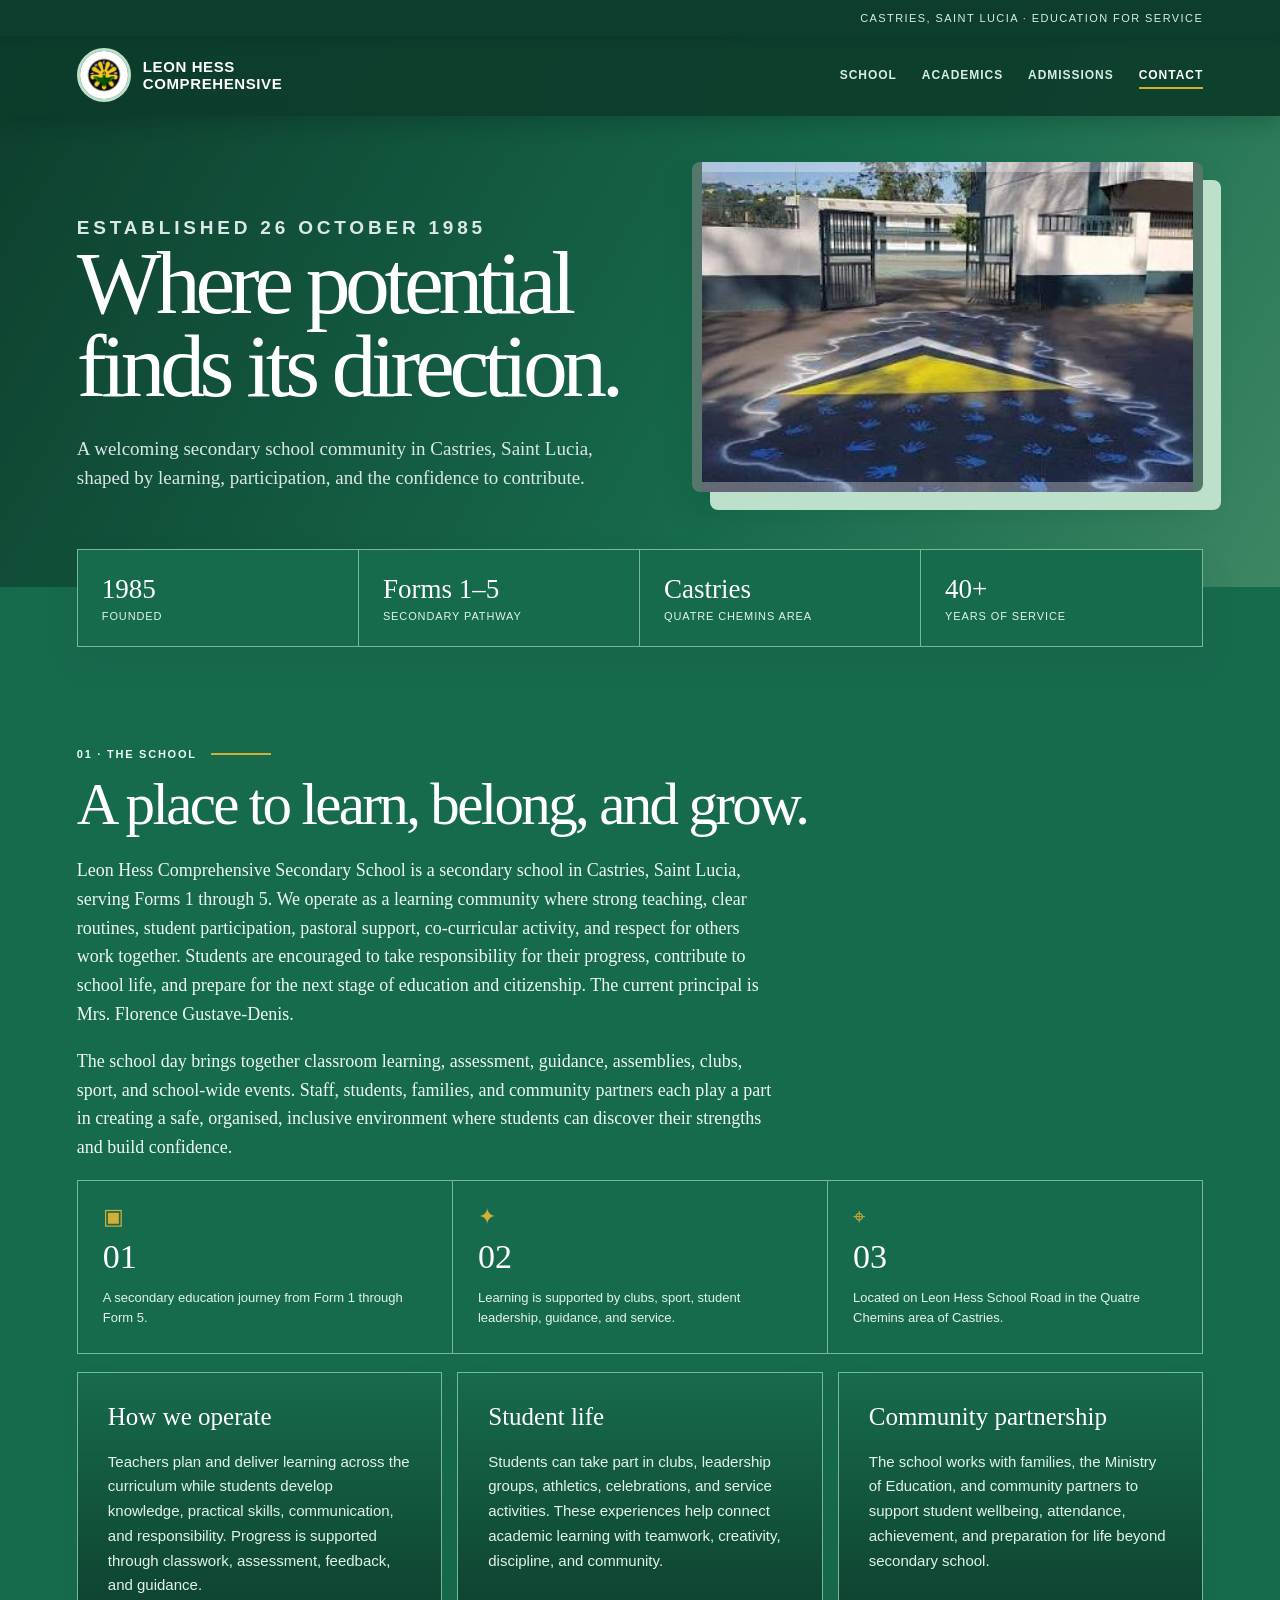
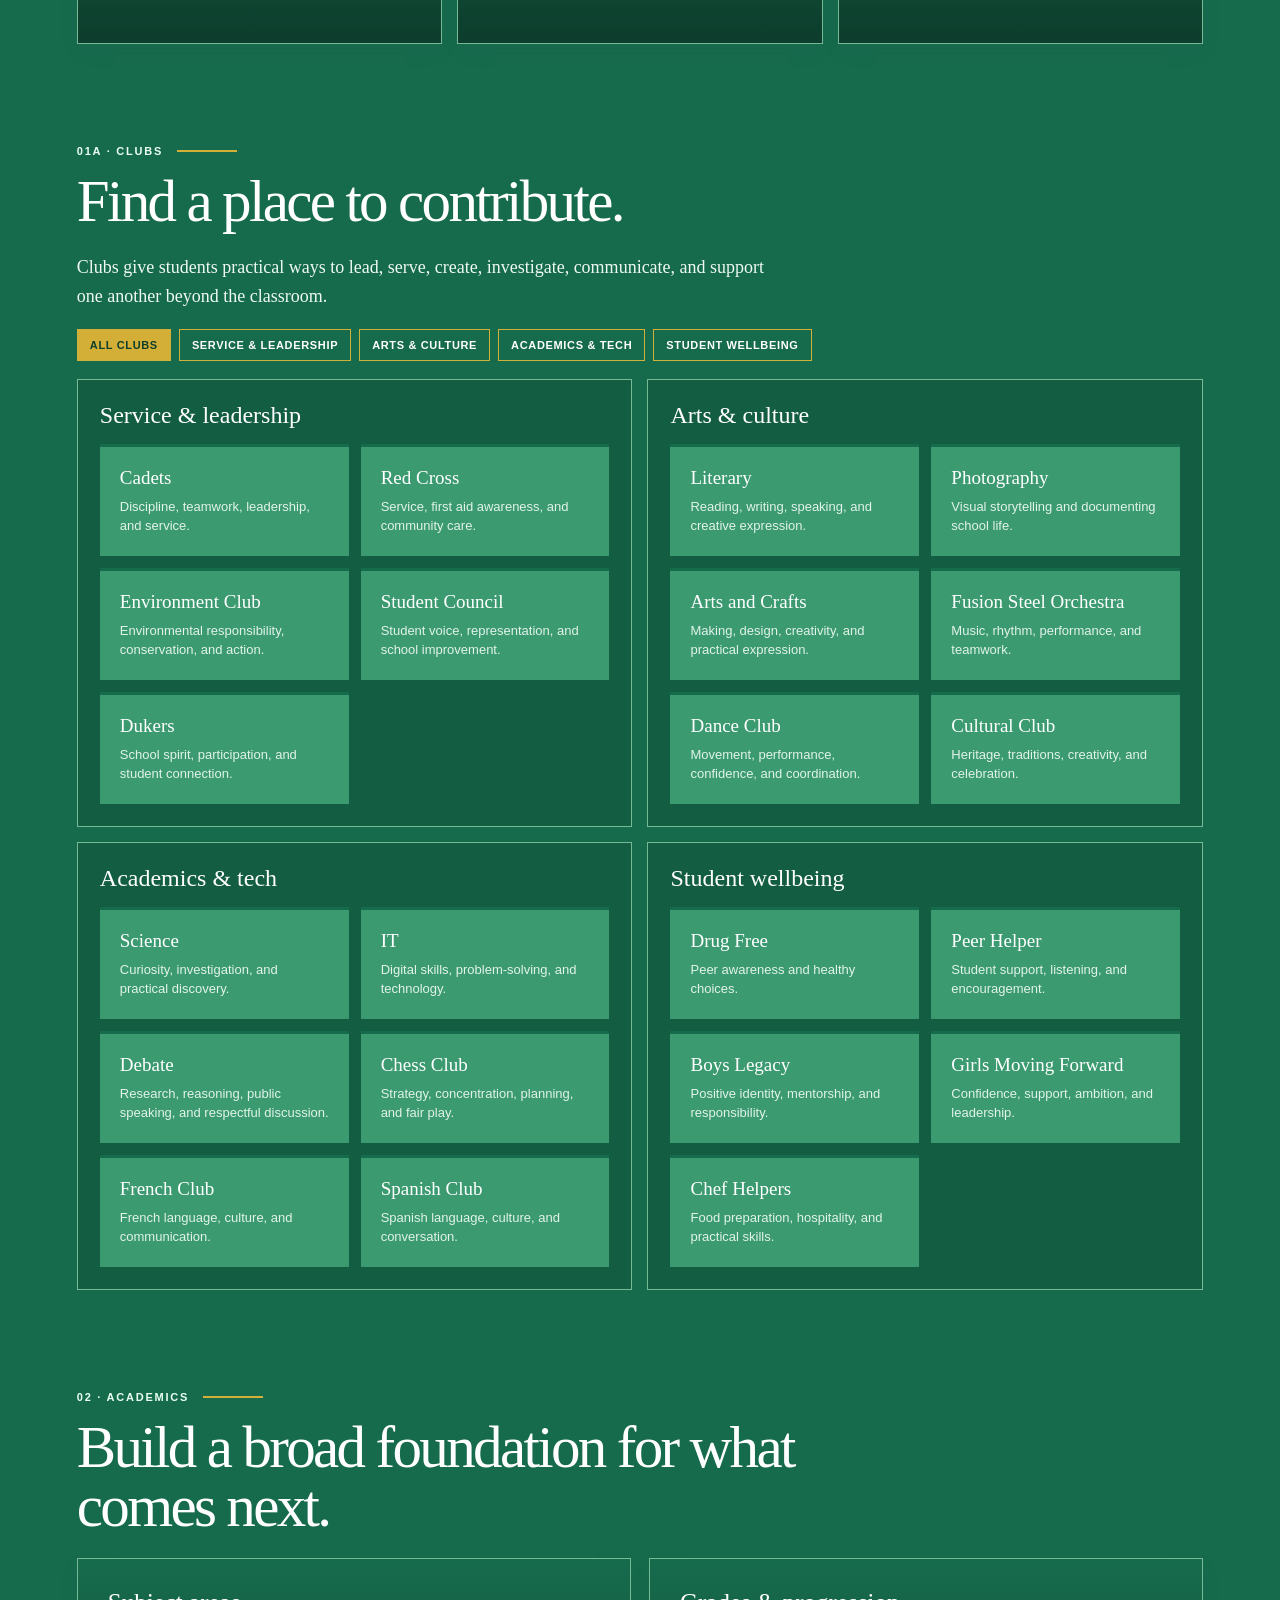
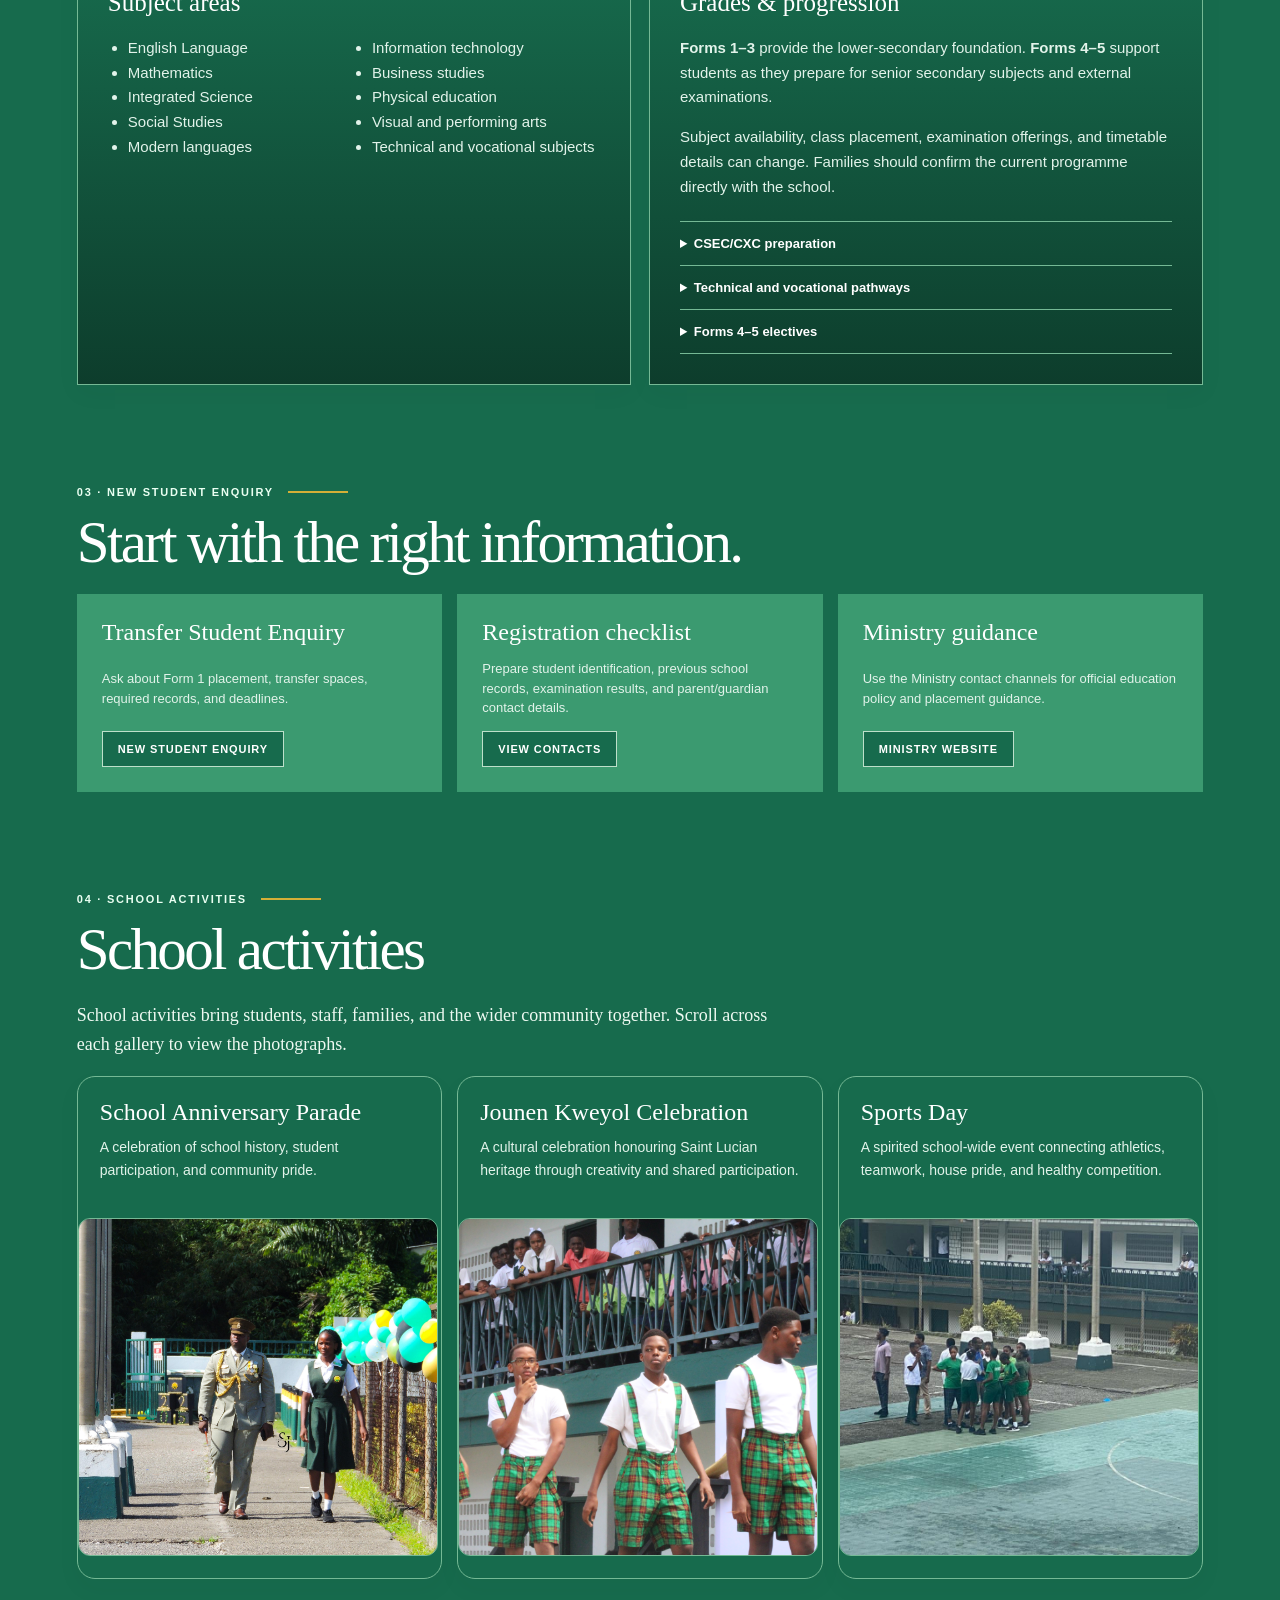
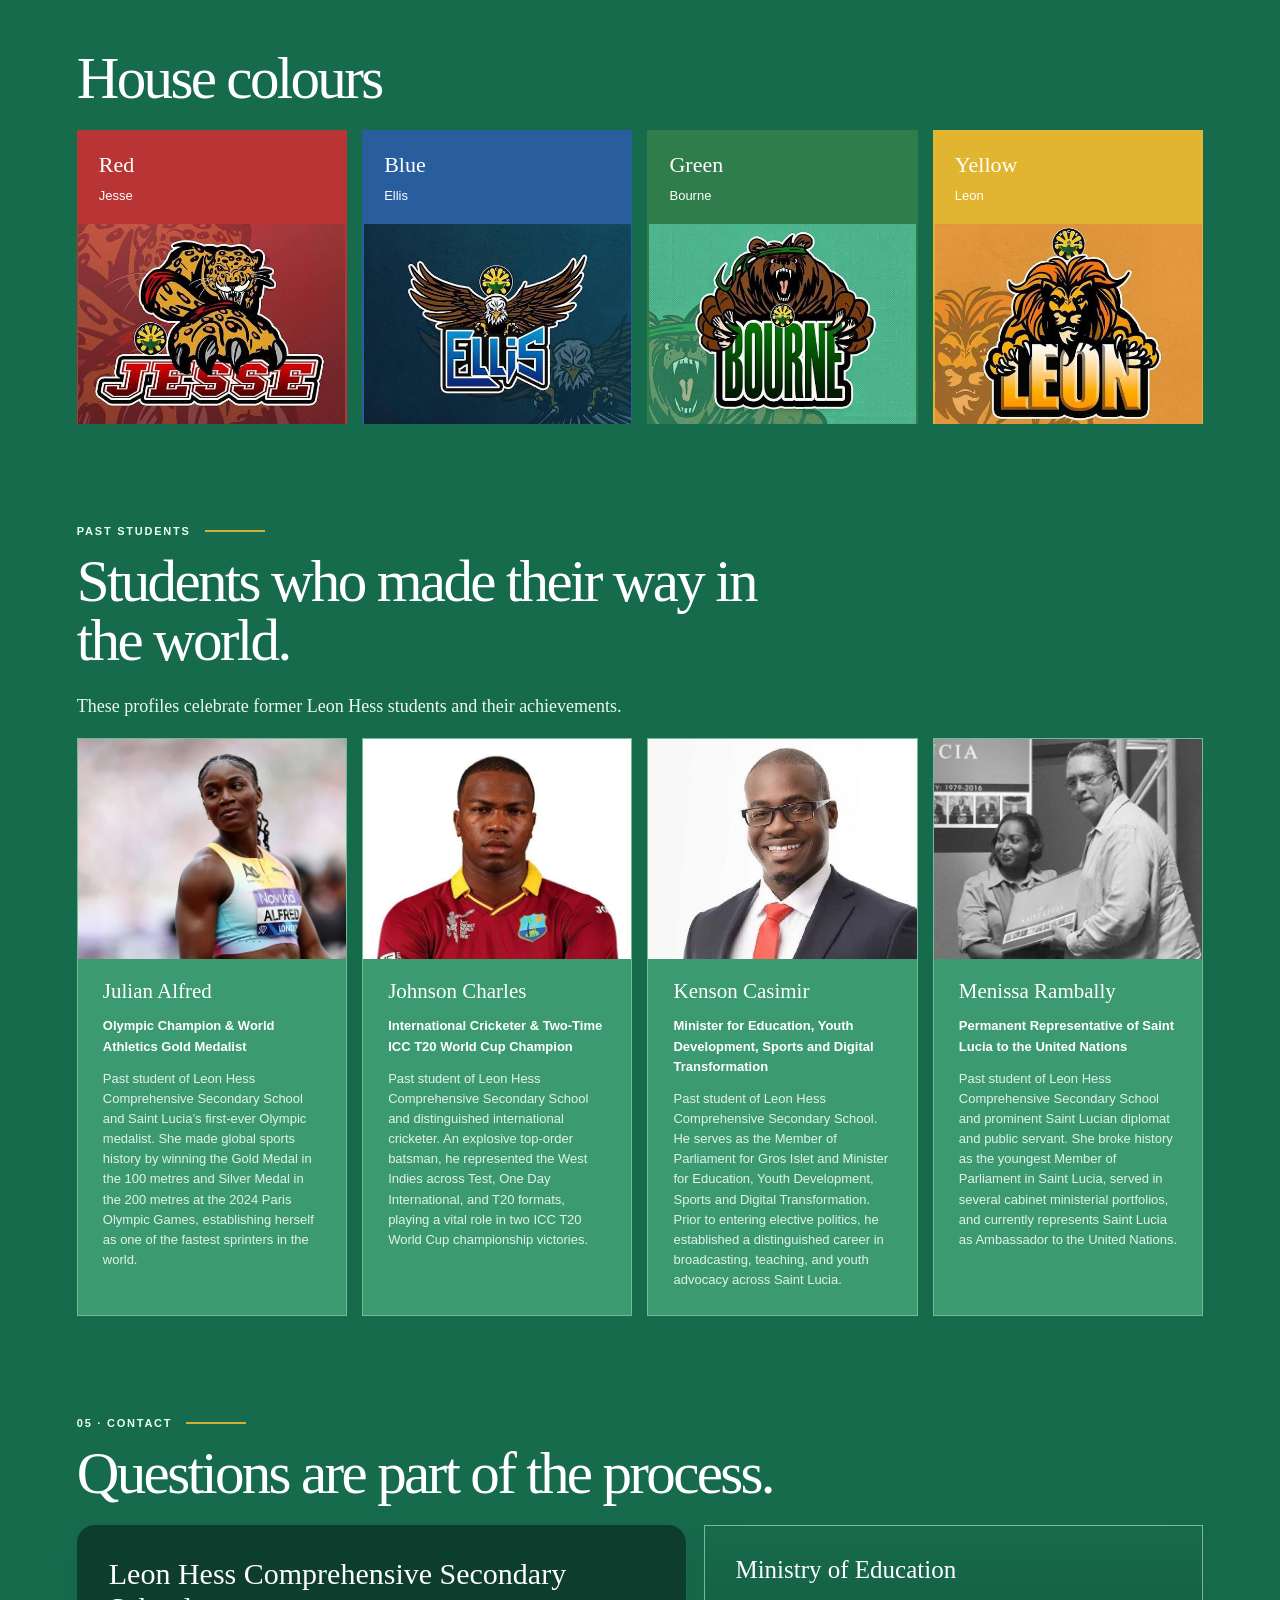
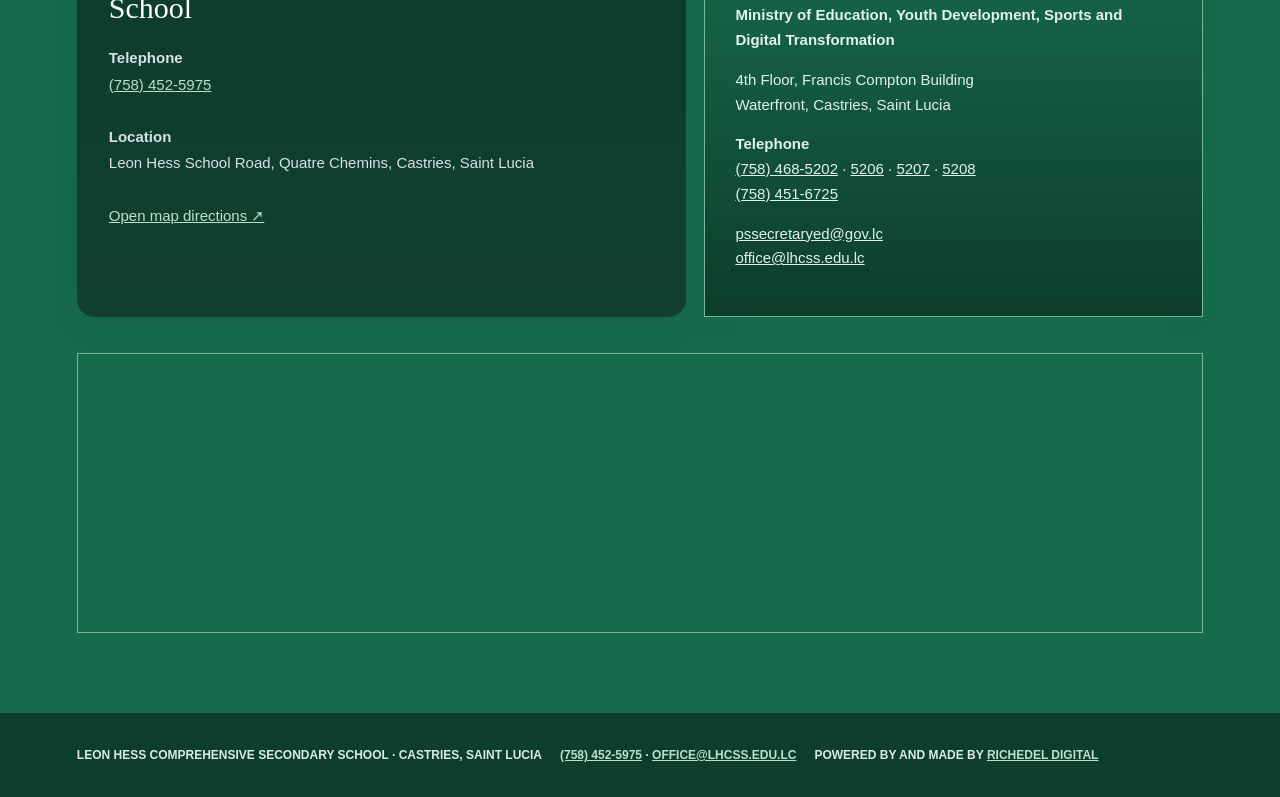
<file: index.html>
<!doctype html>
<html lang="en">
<head>
  <meta charset="UTF-8">
  <meta name="viewport" content="width=device-width, initial-scale=1.0">
  <title>Leon Hess Comprehensive Secondary School</title>
  <meta name="description" content="Leon Hess Comprehensive Secondary School in Castries, Saint Lucia: learning, student life, admissions, academics, and school activities.">
  <meta property="og:title" content="Leon Hess Comprehensive Secondary School">
  <meta property="og:description" content="Learning, participation, and community at Leon Hess Comprehensive Secondary School in Castries, Saint Lucia.">
  <meta property="og:type" content="website">
  <meta property="og:url" content="https://richelieureserved-ops.github.io/lhcss/">
  <meta property="og:image" content="https://richelieureserved-ops.github.io/lhcss/assets/leon%20hess%20school.jpg">
  <link rel="stylesheet" href="style.css">
</head>
<body>
  <div class="topbar">Castries, Saint Lucia · Education for Service</div>
  <header>
    <nav>
      <a class="brand" href="#top"><img class="crest" src="assets/LHCSS-crest.jpg" alt="Leon Hess Comprehensive Secondary School crest"><span>Leon Hess<br>Comprehensive</span></a>
      <div class="nav-links"><a href="#school">School</a><a href="#academics">Academics</a><a href="#admissions">Admissions</a><a href="#contact">Contact</a></div>
    </nav>
    <div class="hero" id="top">
      <div><p class="kicker">Established 26 October 1985</p><h1>Where potential finds its direction.</h1><p>A welcoming secondary school community in Castries, Saint Lucia, shaped by learning, participation, and the confidence to contribute.</p></div>
      <div class="hero-photo" aria-label="Representative school campus photograph"></div>
    </div>
  </header>
  <main>
    <div class="quick"><div><strong>1985</strong><span>Founded</span></div><div><strong>Forms 1–5</strong><span>Secondary pathway</span></div><div><strong>Castries</strong><span>Quatre Chemins area</span></div><div><strong>40+</strong><span>Years of service</span></div></div>

    <section id="school"><p class="section-label">01 · The school</p><h2>A place to learn, belong, and grow.</h2><p class="lead">Leon Hess Comprehensive Secondary School is a secondary school in Castries, Saint Lucia, serving Forms 1 through 5. We operate as a learning community where strong teaching, clear routines, student participation, pastoral support, co-curricular activity, and respect for others work together. Students are encouraged to take responsibility for their progress, contribute to school life, and prepare for the next stage of education and citizenship.</p><p class="lead">The school day brings together classroom learning, assessment, guidance, assemblies, clubs, sport, and school-wide events. Staff, students, families, and community partners each play a part in creating a safe, organised, inclusive environment where students can discover their strengths and build confidence.</p><div class="facts"><div class="fact"><b>01</b><span>A secondary education journey from Form 1 through Form 5.</span></div><div class="fact"><b>02</b><span>Learning is supported by clubs, sport, student leadership, guidance, and service.</span></div><div class="fact"><b>03</b><span>Located on Leon Hess School Road in the Quatre Chemins area of Castries.</span></div></div><div class="operation-grid" style="margin-top:18px"><div class="panel"><h3>How we operate</h3><p>Teachers plan and deliver learning across the curriculum while students develop knowledge, practical skills, communication, and responsibility. Progress is supported through classwork, assessment, feedback, and guidance.</p></div><div class="panel"><h3>Student life</h3><p>Students can take part in clubs, leadership groups, athletics, celebrations, and service activities. These experiences help connect academic learning with teamwork, creativity, discipline, and community.</p></div><div class="panel"><h3>Community partnership</h3><p>The school works with families, the Ministry of Education, and community partners to support student wellbeing, attendance, achievement, and preparation for life beyond secondary school.</p></div></div></section>

    <section id="clubs"><p class="section-label">01A · Clubs</p><h2>Find a place to contribute.</h2><p class="lead">Clubs give students practical ways to lead, serve, create, investigate, communicate, and support one another beyond the classroom.</p><div class="clubs-grid"><div class="club"><h3>Cadets</h3><p>Discipline, teamwork, leadership, and service.</p></div><div class="club"><h3>Drug Free</h3><p>Peer awareness and healthy choices.</p></div><div class="club"><h3>Peer Helper</h3><p>Student support, listening, and encouragement.</p></div><div class="club"><h3>Science</h3><p>Curiosity, investigation, and practical discovery.</p></div><div class="club"><h3>Literary</h3><p>Reading, writing, speaking, and creative expression.</p></div><div class="club"><h3>IT</h3><p>Digital skills, problem-solving, and technology.</p></div><div class="club"><h3>Debate</h3><p>Research, reasoning, public speaking, and respectful discussion.</p></div><div class="club"><h3>Photography</h3><p>Visual storytelling and documenting school life.</p></div><div class="club"><h3>Chess Club</h3><p>Strategy, concentration, planning, and fair play.</p></div><div class="club"><h3>Boys Legacy</h3><p>Positive identity, mentorship, and responsibility.</p></div><div class="club"><h3>Girls Moving Forward</h3><p>Confidence, support, ambition, and leadership.</p></div><div class="club"><h3>Student Council</h3><p>Student voice, representation, and school improvement.</p></div></div></section>

    <section id="academics"><p class="section-label">02 · Academics</p><h2>Build a broad foundation for what comes next.</h2><div class="two-col"><div class="panel"><h3>Subject areas</h3><ul><li>English Language</li><li>Mathematics</li><li>Integrated Science</li><li>Social Studies</li><li>Modern languages</li><li>Information technology</li><li>Business studies</li><li>Physical education</li><li>Visual and performing arts</li><li>Technical and vocational subjects</li></ul></div><div class="panel"><h3>Grades & progression</h3><p><strong>Forms 1–3</strong> provide the lower-secondary foundation. <strong>Forms 4–5</strong> support students as they prepare for senior secondary subjects and external examinations.</p><p>Subject availability, class placement, examination offerings, and timetable details can change. Families should confirm the current programme directly with the school.</p><div class="academic-details"><details><summary>CSEC/CXC preparation</summary><p>Families can confirm current CSEC and CXC subject offerings, examination requirements, and preparation support directly with the school.</p></details><details><summary>Technical and vocational pathways</summary><p>Technical and vocational subjects connect classroom learning with practical skills. Availability can vary by year and timetable.</p></details><details><summary>Forms 4–5 electives</summary><p>Students and families should discuss subject choices, prerequisites, and progression with the school before registration.</p></details></div></div></div></section>

    <section id="admissions"><p class="section-label">03 · New Student Enquiry</p><h2>Start with the right information.</h2><div class="form-grid" style="margin-top:18px"><div class="form-card"><h3>Transfer Student Enquiry</h3><p>Ask about Form 1 placement, transfer spaces, required records, and deadlines.</p><a class="button" href="tel:+17584525975">New Student Enquiry</a></div><div class="form-card"><h3>Registration checklist</h3><p>Prepare student identification, previous school records, examination results, and parent/guardian contact details.</p><a class="button" href="#contact">View contacts</a></div><div class="form-card"><h3>Ministry guidance</h3><p>Use the Ministry contact channels for official education policy and placement guidance.</p><a class="button" href="https://education.govt.lc/" target="_blank" rel="noopener">Ministry website</a></div></div></section>

    <section id="school-activities"><p class="section-label">04 · School activities</p><h2>School activities</h2><p class="lead">School activities bring students, staff, families, and the wider community together. Scroll across each gallery to view the photographs.</p><div class="event-grid"><article class="event-card"><div class="event-copy"><h3>School Anniversary Parade</h3><p>A celebration of school history, student participation, and community pride.</p></div><div class="photo-strip"><img src="https://i.imgur.com/M8fepHh.jpg" alt="Students gathered on the school court for the anniversary parade"><img src="https://i.imgur.com/rT5UmVs.jpg" alt="Students taking part in the anniversary parade"><img src="https://i.imgur.com/beqU2Js.jpg" alt="School community gathered for the anniversary event"></div></article><article class="event-card"><div class="event-copy"><h3>Jounen Kweyol Celebration</h3><p>A cultural celebration honouring Saint Lucian heritage through creativity and shared participation.</p></div><div class="photo-strip"><img src="https://i.imgur.com/mhbw9Wt.jpg" alt="Student performing at the Jounen Kweyol celebration"><img src="https://i.imgur.com/IZ9g1UZ.jpg" alt="Student musician performing at the Jounen Kweyol celebration"><img src="https://i.imgur.com/7i8L56Y.jpg" alt="Student dancer performing at the Jounen Kweyol celebration"></div></article><article class="event-card"><div class="event-copy"><h3>Sports Day</h3><p>A spirited school-wide event connecting athletics, teamwork, house pride, and healthy competition.</p></div><div class="photo-strip"><img src="https://i.imgur.com/KYpEYAK.jpg" alt="Students competing during Sports Day"><img src="https://i.imgur.com/4O5ycfQ.jpg" alt="Students gathered during Sports Day"><img src="https://i.imgur.com/u378MCI.jpg" alt="School Sports Day activity"></div></article></div><h2 style="margin-top:70px">House colours</h2><div class="activity-houses"><div class="house house-red"><h3>Red</h3><p>Jesse</p></div><div class="house house-blue"><h3>Blue</h3><p>Ellis</p></div><div class="house house-green"><h3>Green</h3><p>Bourne</p></div><div class="house house-yellow"><h3>Yellow</h3><p>Leon</p></div></div></section>

    <section id="contact"><p class="section-label">05 · Contact</p><h2>Questions are part of the process.</h2><div class="contact"><div class="contact-card"><h3>Leon Hess Comprehensive Secondary School</h3><p><strong>Telephone</strong><br><a href="tel:+17584525975">(758) 452-5975</a><br><br><strong>Location</strong><br>Leon Hess School Road, Quatre Chemins, Castries, Saint Lucia<br><br><a href="https://www.google.com/maps/search/?api=1&query=Leon+Hess+Comprehensive+Secondary+School+Saint+Lucia" target="_blank" rel="noopener">Open map directions ↗</a></p></div><div class="panel"><h3>Ministry of Education</h3><p><strong>Ministry of Education, Youth Development, Sports and Digital Transformation</strong></p><p>4th Floor, Francis Compton Building<br>Waterfront, Castries, Saint Lucia</p><p><strong>Telephone</strong><br><a href="tel:+17584685202">(758) 468-5202</a> · <a href="tel:+17584685206">5206</a> · <a href="tel:+17584685207">5207</a> · <a href="tel:+17584685208">5208</a><br><a href="tel:+17584516725">(758) 451-6725</a></p><p><a href="mailto:pssecretaryed@gov.lc">pssecretaryed@gov.lc</a><br><a href="mailto:office@lhcss.edu.lc">office@lhcss.edu.lc</a></p></div></div></section>
    <section id="past-students"><p class="section-label">Past students</p><h2>Students who made their way in the world.</h2><p class="lead">This section celebrates former Leon Hess students and the paths they have taken beyond secondary school.</p><div class="past-students"><div class="past-student"><h3>Julian Alfred</h3></div><div class="past-student"><h3>Johnson Charles</h3></div><div class="past-student"><h3>Kenson Casimier</h3></div><div class="past-student"><h3>Menissa Rambally</h3></div></div></section>
    <section id="past-student-profiles"><p class="section-label">Past students</p><h2>Students who made their way in the world.</h2><p class="lead">These profiles celebrate former Leon Hess students and their achievements.</p><div class="past-students"><article class="past-student"><img src="assets/julian-alfred.jpg" alt="Julian Alfred"><h3>Julian Alfred</h3><p class="alumni-title">Olympic Champion &amp; World Athletics Gold Medalist</p><p>Past student of Leon Hess Comprehensive Secondary School and Saint Lucia’s first-ever Olympic medalist. She made global sports history by winning the Gold Medal in the 100 metres and Silver Medal in the 200 metres at the 2024 Paris Olympic Games, establishing herself as one of the fastest sprinters in the world.</p></article><article class="past-student"><img src="assets/johnson-charles.jpg" alt="Johnson Charles"><h3>Johnson Charles</h3><p class="alumni-title">International Cricketer &amp; Two-Time ICC T20 World Cup Champion</p><p>Past student of Leon Hess Comprehensive Secondary School and distinguished international cricketer. An explosive top-order batsman, he represented the West Indies across Test, One Day International, and T20 formats, playing a vital role in two ICC T20 World Cup championship victories.</p></article><article class="past-student"><img src="assets/kenson-casimier.jpg" alt="Kenson Casimir"><h3>Kenson Casimir</h3><p class="alumni-title">Minister for Education, Youth Development, Sports and Digital Transformation</p><p>Past student of Leon Hess Comprehensive Secondary School. He serves as the Member of Parliament for Gros Islet and Minister for Education, Youth Development, Sports and Digital Transformation. Prior to entering elective politics, he established a distinguished career in broadcasting, teaching, and youth advocacy across Saint Lucia.</p></article><article class="past-student"><img src="assets/menissa-rambally.jpg" alt="Menissa Rambally"><h3>Menissa Rambally</h3><p class="alumni-title">Permanent Representative of Saint Lucia to the United Nations</p><p>Past student of Leon Hess Comprehensive Secondary School and prominent Saint Lucian diplomat and public servant. She broke history as the youngest Member of Parliament in Saint Lucia, served in several cabinet ministerial portfolios, and currently represents Saint Lucia as Ambassador to the United Nations.</p></article></div></section>
  </main>
  <footer><span>LEON HESS COMPREHENSIVE SECONDARY SCHOOL · CASTRIES, SAINT LUCIA</span><span class="footer-contact"><a href="tel:+17584525975">(758) 452-5975</a> · <a href="mailto:office@lhcss.edu.lc">office@lhcss.edu.lc</a></span><span>POWERED BY AND MADE BY <a href="https://richedel-digital.pages.dev/" target="_blank" rel="noopener">RICHEDEL DIGITAL</a></span></footer>
  <script src="script.js"></script>
</body>
</html>
</file>
<file: style.css>
:root { --green:#176b4d; --deep-green:#0d3d2c; --ink:#ffffff; --white:#176b4d; --mint:#2f8a63; --pale-green:#3b9a70; --muted:#e2f3ea; --line:#75b995; }
* { box-sizing:border-box; }
html { scroll-behavior:smooth; }
body { margin:0; color:var(--ink); background:var(--white); font-family: Georgia, 'Times New Roman', serif; }
a { color:inherit; }
.topbar { position:fixed; top:0; right:0; left:0; z-index:51; padding:12px 6vw; color:#d8eee3; background:var(--deep-green); font:11px 'Trebuchet MS', sans-serif; letter-spacing:.13em; text-align:right; text-transform:uppercase; box-shadow:0 2px 10px rgba(4,24,17,.18); }
header { overflow:hidden; padding:80px 6vw 95px; color:white; background:linear-gradient(120deg, #0d3d2c 0%, #176b4d 62%, #6eaa81 150%); }
nav { position:fixed; top:34px; right:0; left:0; z-index:50; display:flex; align-items:center; justify-content:space-between; gap:24px; padding:14px 6vw; font:700 12px 'Trebuchet MS', sans-serif; letter-spacing:.08em; text-transform:uppercase; background:rgba(13,61,44,.94); box-shadow:0 8px 20px rgba(4,24,17,.2); backdrop-filter:blur(10px); }
body.is-scrolled .topbar { background:rgba(13,61,44,.72); }
body.is-scrolled nav { background:rgba(13,61,44,.18); box-shadow:0 8px 20px rgba(4,24,17,.08); }
nav a { text-decoration:none; }
.nav-links a { position:relative; color:#d8eee3; transition:color .2s ease; }
.nav-links a:after { position:absolute; right:0; bottom:-7px; left:0; height:2px; background:#d4af37; content:''; transform:scaleX(0); transform-origin:center; transition:transform .2s ease; }
.nav-links a:hover, .nav-links a:focus-visible, .nav-links a.is-active { color:#ffffff; }
.nav-links a:hover:after, .nav-links a:focus-visible:after, .nav-links a.is-active:after { transform:scaleX(1); }
.brand { display:flex; align-items:center; gap:12px; font-size:15px; letter-spacing:.04em; }
.crest { display:block; width:54px; height:54px; border:3px solid #bde0ca; border-radius:50%; object-fit:cover; background:white; }
.nav-links { display:flex; gap:25px; }
.portal-link { padding:10px 14px; border:1px solid #bde0ca; color:#ffffff; background:#176b4d; }
.hero { display:grid; grid-template-columns:1.05fr .95fr; align-items:end; gap:50px; max-width:1200px; margin:82px auto 0; }
.kicker { margin:0 0 16px; color:#bde0ca; font:700 12px 'Trebuchet MS', sans-serif; letter-spacing:.2em; text-transform:uppercase; }
h1 { max-width:720px; margin:0; font-size:clamp(45px,7vw,92px); font-weight:400; line-height:.92; letter-spacing:-.06em; }
.hero p { max-width:520px; margin:28px 0 0; color:#d9e8e8; font-size:19px; line-height:1.5; }
.hero-photo { min-height:330px; border:10px solid rgba(255,255,255,.3); border-radius:8px; background:var(--deep-green) url('assets/leon hess school.jpg') center/cover no-repeat; box-shadow:18px 18px 0 #bde0ca, 0 16px 30px rgba(13,61,44,.2); }
main { display:flex; width:min(1180px,88vw); flex-direction:column; margin:-38px auto 80px; }
#school-activities { order:4; }
#past-students { display:none; }
#past-student-profiles { order:5; }
#contact { order:6; }
.quick { display:grid; grid-template-columns:repeat(4,1fr); border:1px solid var(--line); background:var(--white); box-shadow:0 15px 35px #0d3d2c18; }
.quick div { padding:24px; border-right:1px solid var(--line); }
.quick div:last-child { border:0; }
.quick strong { display:block; color:#ffffff; font-size:27px; font-weight:400; }
.quick span { display:block; margin-top:5px; color:var(--muted); font:11px 'Trebuchet MS', sans-serif; letter-spacing:.08em; text-transform:uppercase; }
section { padding-top:90px; }
.section-label { display:flex; align-items:center; gap:14px; margin-bottom:15px; color:#eafff2; font:700 11px 'Trebuchet MS', sans-serif; letter-spacing:.16em; text-transform:uppercase; }
.section-label:after { display:block; width:60px; height:2px; background:#d4af37; content:''; }
h2 { max-width:750px; margin:0 0 22px; font-size:clamp(34px,5vw,59px); font-weight:400; line-height:1; letter-spacing:-.045em; }
.lead { max-width:700px; color:#edf9f1; font-size:18px; line-height:1.6; }
.two-col { display:grid; grid-template-columns:1fr 1fr; gap:18px; }
.panel { padding:30px; border:1px solid var(--line); background:linear-gradient(180deg, var(--green) 0%, var(--deep-green) 100%); box-shadow:0 8px 24px rgba(13,61,44,.04); }
.panel h3 { margin:0 0 19px; font-size:25px; font-weight:400; }
.panel p, .panel li { color:var(--muted); font:15px/1.65 'Trebuchet MS', sans-serif; }
.panel ul { margin:0; padding-left:20px; columns:2; }
.operation-grid, .clubs-grid, .event-grid { display:grid; gap:15px; }
.operation-grid { grid-template-columns:repeat(3,1fr); }
.clubs-grid { grid-template-columns:repeat(2,1fr); }
.club-category { padding:22px; border:1px solid var(--line); background:rgba(13,61,44,.3); }
.club-category > h3 { margin:0 0 15px; color:#ffffff; font-size:24px; font-weight:400; }
.category-clubs { display:grid; gap:12px; grid-template-columns:repeat(2,1fr); }
.club { padding:20px; border-top:3px solid var(--green); background:var(--pale-green); }
.club h3 { margin:0 0 8px; font-size:19px; font-weight:400; }
.club p { margin:0; color:var(--muted); font:13px/1.5 'Trebuchet MS', sans-serif; }
.event-grid { grid-template-columns:repeat(3,1fr); }
.event-card { overflow:hidden; border:1px solid var(--line); background:var(--white); border-radius:18px; box-shadow:0 10px 24px rgba(17,52,39,.04); }
.event-image { display:block; min-height:190px; background:var(--deep-green) url('https://i.imgur.com/4O5ycfQ.jpg') center/115px no-repeat; }
.event-copy { padding:22px; }
.event-copy h3 { margin:0 0 10px; font-size:24px; font-weight:400; }
.event-copy p { margin:0 0 15px; color:var(--muted); font:14px/1.6 'Trebuchet MS', sans-serif; }
.drive-note { color:var(--muted); font:12px/1.6 'Trebuchet MS', sans-serif; }
.photo-strip { display:flex; gap:12px; overflow-x:auto; padding:4px 2px 14px; scroll-snap-type:x mandatory; scrollbar-color:var(--green) var(--pale-green); }
.photo-strip img { flex:0 0 min(78vw,360px); width:min(78vw,360px); height:230px; object-fit:cover; scroll-snap-align:start; border:1px solid var(--line); border-radius:12px; background:var(--pale-green); }
.event-card .photo-strip { align-items:center; justify-content:center; padding:22px; }
#events { display:none; }
.activity-houses { display:grid; grid-template-columns:repeat(4,1fr); gap:15px; margin-top:18px; }
.house { padding:22px; color:white; }
.house h3 { margin:0 0 8px; font-size:22px; font-weight:400; }
.house p { margin:0; font:13px/1.5 'Trebuchet MS', sans-serif; }
.house-red { background:#b93434 !important; }
.house-blue { background:#285e9e !important; }
.house-green { background:#2f7d4b !important; }
.house-yellow { color:var(--ink); background:#e1b52f !important; }
.house:after { display:block; height:200px; margin:18px -22px -22px; background-position:center; background-size:contain; background-repeat:no-repeat; content:''; }
.house-red:after { background-color:#b93434; }
.house-blue:after { background-color:#285e9e; }
.house-green:after { background-color:#2f7d4b; }
.house-yellow:after { background-color:#e1b52f; }
.activity-houses .house:nth-child(1):after { background-image:url('assets/jesse.jpg') !important; }
.activity-houses .house:nth-child(2):after { background-image:url('assets/ellis.jpg') !important; }
.activity-houses .house:nth-child(3):after { background-image:url('assets/bourne.jpg') !important; }
.activity-houses .house:nth-child(4):after { background-image:url('assets/leon.jpg') !important; }
.past-students { display:grid; grid-template-columns:repeat(4,1fr); gap:15px; }
.past-student { padding:25px; border:1px solid var(--line); background:var(--pale-green); }
.past-student h3 { margin:0; font-size:21px; font-weight:400; }
.past-student img { display:block; width:100%; height:220px; margin:-25px -25px 20px; width:calc(100% + 50px); object-fit:cover; }
.past-student p { margin:12px 0 0; color:var(--muted); font:13px/1.55 'Trebuchet MS', sans-serif; }
.past-student .alumni-title { margin-top:12px; color:#ffffff; font-weight:700; }
.principal-profile { display:grid; grid-template-columns:220px 1fr; gap:24px; align-items:center; margin-top:28px; padding:24px; border:1px solid var(--line); background:var(--mint); }
.principal-profile img { width:100%; height:220px; object-fit:cover; }
.principal-profile h3 { margin:0 0 8px; font-size:25px; font-weight:400; }
.principal-profile p { margin:0; color:var(--muted); font:14px/1.6 'Trebuchet MS', sans-serif; }
#admissions .notice { display:none; }
#school-activities .photo-strip { justify-content:flex-start; padding:0 22px 22px; }
#school-activities .photo-strip img { display:block; width:min(78vw,360px); height:230px; flex:0 0 min(78vw,360px); object-fit:cover; border:1px solid var(--line); background:var(--pale-green); }
#school-activities .event-card:nth-child(2) .photo-strip { align-items:stretch; padding:0 22px 22px; }
#school-activities .event-card:nth-child(2) .photo-strip img { width:min(78vw,360px); height:338px; flex:0 0 min(78vw,360px); object-fit:cover; object-position:center; background:#17372d; }
#school-activities .event-card { display:flex; flex-direction:column; }
#school-activities .event-copy { min-height:125px; }
#school-activities .event-card .photo-strip { height:360px; align-items:stretch; padding:0 22px 22px; }
#school-activities .event-card .photo-strip img { display:block; width:min(78vw,360px); height:338px; flex:0 0 min(78vw,360px); object-fit:cover; object-position:center; background:#17372d; }
.club-gallery { margin-top:18px; }
.club-gallery img { height:190px; }
.facts { display:grid; grid-template-columns:repeat(3,1fr); gap:1px; background:var(--line); border:1px solid var(--line); }
.fact { min-height:150px; padding:25px; background:var(--white); }
.fact:before { display:block; margin-bottom:10px; color:#d4af37; font:22px/1 sans-serif; }
.fact:nth-child(1):before { content:'▣'; }
.fact:nth-child(2):before { content:'✦'; }
.fact:nth-child(3):before { content:'⌖'; }
.club-filters { display:flex; flex-wrap:wrap; gap:8px; margin:0 0 18px; }
.club-filter { padding:9px 12px; border:1px solid #d4af37; color:#ffffff; background:transparent; cursor:pointer; font:700 11px 'Trebuchet MS', sans-serif; letter-spacing:.06em; text-transform:uppercase; }
.club-filter:hover, .club-filter:focus-visible, .club-filter.is-selected { color:#0d3d2c; background:#d4af37; }
.club-category[hidden] { display:none; }
.fact b { display:block; margin-bottom:12px; color:#ffffff; font-size:34px; font-weight:400; }
.fact span { color:var(--muted); font:13px/1.45 'Trebuchet MS', sans-serif; }
.notice { padding:25px 28px; border-left:5px solid var(--green); background:var(--mint); }
.notice strong { display:block; margin-bottom:8px; font-size:19px; }
.notice p { margin:0; color:var(--muted); font:14px/1.6 'Trebuchet MS', sans-serif; }
.form-grid { display:grid; grid-template-columns:repeat(3,1fr); gap:15px; }
.form-card { display:flex; min-height:185px; flex-direction:column; justify-content:space-between; padding:25px; background:var(--pale-green); }
.form-card h3 { margin:0; font-size:24px; font-weight:400; }
.form-card p { color:var(--muted); font:13px/1.5 'Trebuchet MS', sans-serif; }
.button { display:inline-block; width:max-content; padding:11px 15px; color:white; background:var(--green); font:700 11px 'Trebuchet MS', sans-serif; letter-spacing:.08em; text-decoration:none; text-transform:uppercase; }
.button { border:1px solid #bde0ca; cursor:pointer; transition:background .2s ease, transform .2s ease; }
.button:hover, .button:focus-visible { background:var(--deep-green); transform:translateY(-2px); }
.academic-details { margin-top:22px; border-top:1px solid var(--line); }
.academic-details details { padding:14px 0; border-bottom:1px solid var(--line); }
.academic-details summary { cursor:pointer; color:#ffffff; font:700 13px 'Trebuchet MS', sans-serif; }
.academic-details p { margin:10px 0 0; }
.gallery { display:grid; grid-template-columns:1.2fr .8fr .8fr; grid-template-rows:220px 180px; gap:12px; }
.gallery figure { position:relative; overflow:hidden; margin:0; background:#a9c2c4; }
.gallery figure:first-child { grid-row:span 2; }
.gallery img { width:100%; height:100%; object-fit:cover; transition:transform .35s ease; }
.gallery figure:hover img { transform:scale(1.04); }
figcaption { position:absolute; right:0; bottom:0; left:0; padding:12px; color:white; background:linear-gradient(transparent, #0d3d2cdd); font:11px 'Trebuchet MS', sans-serif; }
.contact { display:grid; grid-template-columns:1.1fr .9fr; gap:18px; }
.contact-card { padding:32px; color:white; background:linear-gradient(180deg, #0d3d2c 0%, #123f30 100%); border-radius:18px; box-shadow:0 12px 30px rgba(13,61,44,.12); }
.contact-card h3 { margin:0 0 20px; font-size:30px; font-weight:400; }
.contact-card p { color:#d6e3e6; font:15px/1.75 'Trebuchet MS', sans-serif; }
.contact-card a { color:#bde0ca; }
.map-frame { grid-column:1/-1; width:100%; min-height:280px; margin-top:18px; border:1px solid var(--line); }
.sources { margin-top:40px; padding-top:20px; border-top:1px solid var(--line); color:var(--muted); font:12px/1.7 'Trebuchet MS', sans-serif; }
footer { padding:35px 6vw; color:#d8eee3; background:var(--deep-green); font:700 12px 'Trebuchet MS', sans-serif; text-transform:uppercase; }
footer a { color:#bde0ca; cursor:pointer; text-decoration:underline; }
.footer-contact { margin:0 18px; }
.gallery-lightbox { width:min(92vw,1000px); max-width:none; padding:18px; border:1px solid var(--line); color:var(--ink); background:var(--deep-green); }
.gallery-lightbox::backdrop { background:rgba(4,24,17,.82); }
.gallery-lightbox img { display:block; width:100%; max-height:78vh; object-fit:contain; }
.lightbox-close { display:block; margin:0 0 12px auto; padding:8px 12px; border:1px solid #bde0ca; color:white; background:transparent; cursor:pointer; }
.lightbox-close:hover, .lightbox-close:focus-visible { background:var(--green); }
.back-to-top { position:fixed; right:22px; bottom:22px; z-index:40; display:grid; width:44px; height:44px; place-items:center; border:1px solid #d4af37; color:#0d3d2c; background:#d4af37; font:700 24px/1 sans-serif; text-decoration:none; opacity:0; pointer-events:none; transform:translateY(10px); transition:opacity .2s ease, transform .2s ease; }
.back-to-top.is-visible { opacity:1; pointer-events:auto; transform:translateY(0); }
@media (max-width:800px) { .nav-links { display:none; } .hero, .two-col, .contact, .operation-grid, .event-grid { grid-template-columns:1fr; } .hero-photo { min-height:250px; } .quick { grid-template-columns:repeat(2,1fr); } .quick div:nth-child(2) { border-right:0; } .quick div:nth-child(-n+2) { border-bottom:1px solid var(--line); } .facts, .form-grid, .clubs-grid, .activity-houses, .past-students { grid-template-columns:1fr; } .principal-profile { grid-template-columns:1fr; } .principal-profile img { height:260px; } .gallery { grid-template-columns:1fr 1fr; grid-template-rows:210px 150px; } .gallery figure:first-child { grid-column:span 2; grid-row:span 1; } .panel ul { columns:1; } .event-card, .panel, .contact-card { border-radius:12px; } }
@media (max-width:800px) { header { padding-top:76px; } nav { top:34px; padding:12px 5vw; } .nav-links { display:none; } .hero, .two-col, .contact, .operation-grid, .event-grid { grid-template-columns:1fr; } .hero-photo { min-height:250px; box-shadow:10px 10px 0 #bde0ca, 0 12px 24px rgba(13,61,44,.18); } .quick { grid-template-columns:repeat(2,1fr); } .quick div:nth-child(2) { border-right:0; } .quick div:nth-child(-n+2) { border-bottom:1px solid var(--line); } .facts, .form-grid, .clubs-grid, .activity-houses, .past-students { grid-template-columns:1fr; } .principal-profile { grid-template-columns:1fr; } .principal-profile img { height:260px; } .gallery { grid-template-columns:1fr 1fr; grid-template-rows:210px 150px; } .gallery figure:first-child { grid-column:span 2; grid-row:span 1; } .panel ul { columns:1; } .event-card, .panel, .contact-card { border-radius:12px; } }
@media (max-width:800px) { .category-clubs { grid-template-columns:1fr; } .footer-contact { display:block; margin:10px 0; } }
@media (max-width:480px) { .quick { grid-template-columns:1fr; } .quick div { border-right:0; border-bottom:1px solid var(--line); } .quick div:last-child { border-bottom:0; } }
</file>
